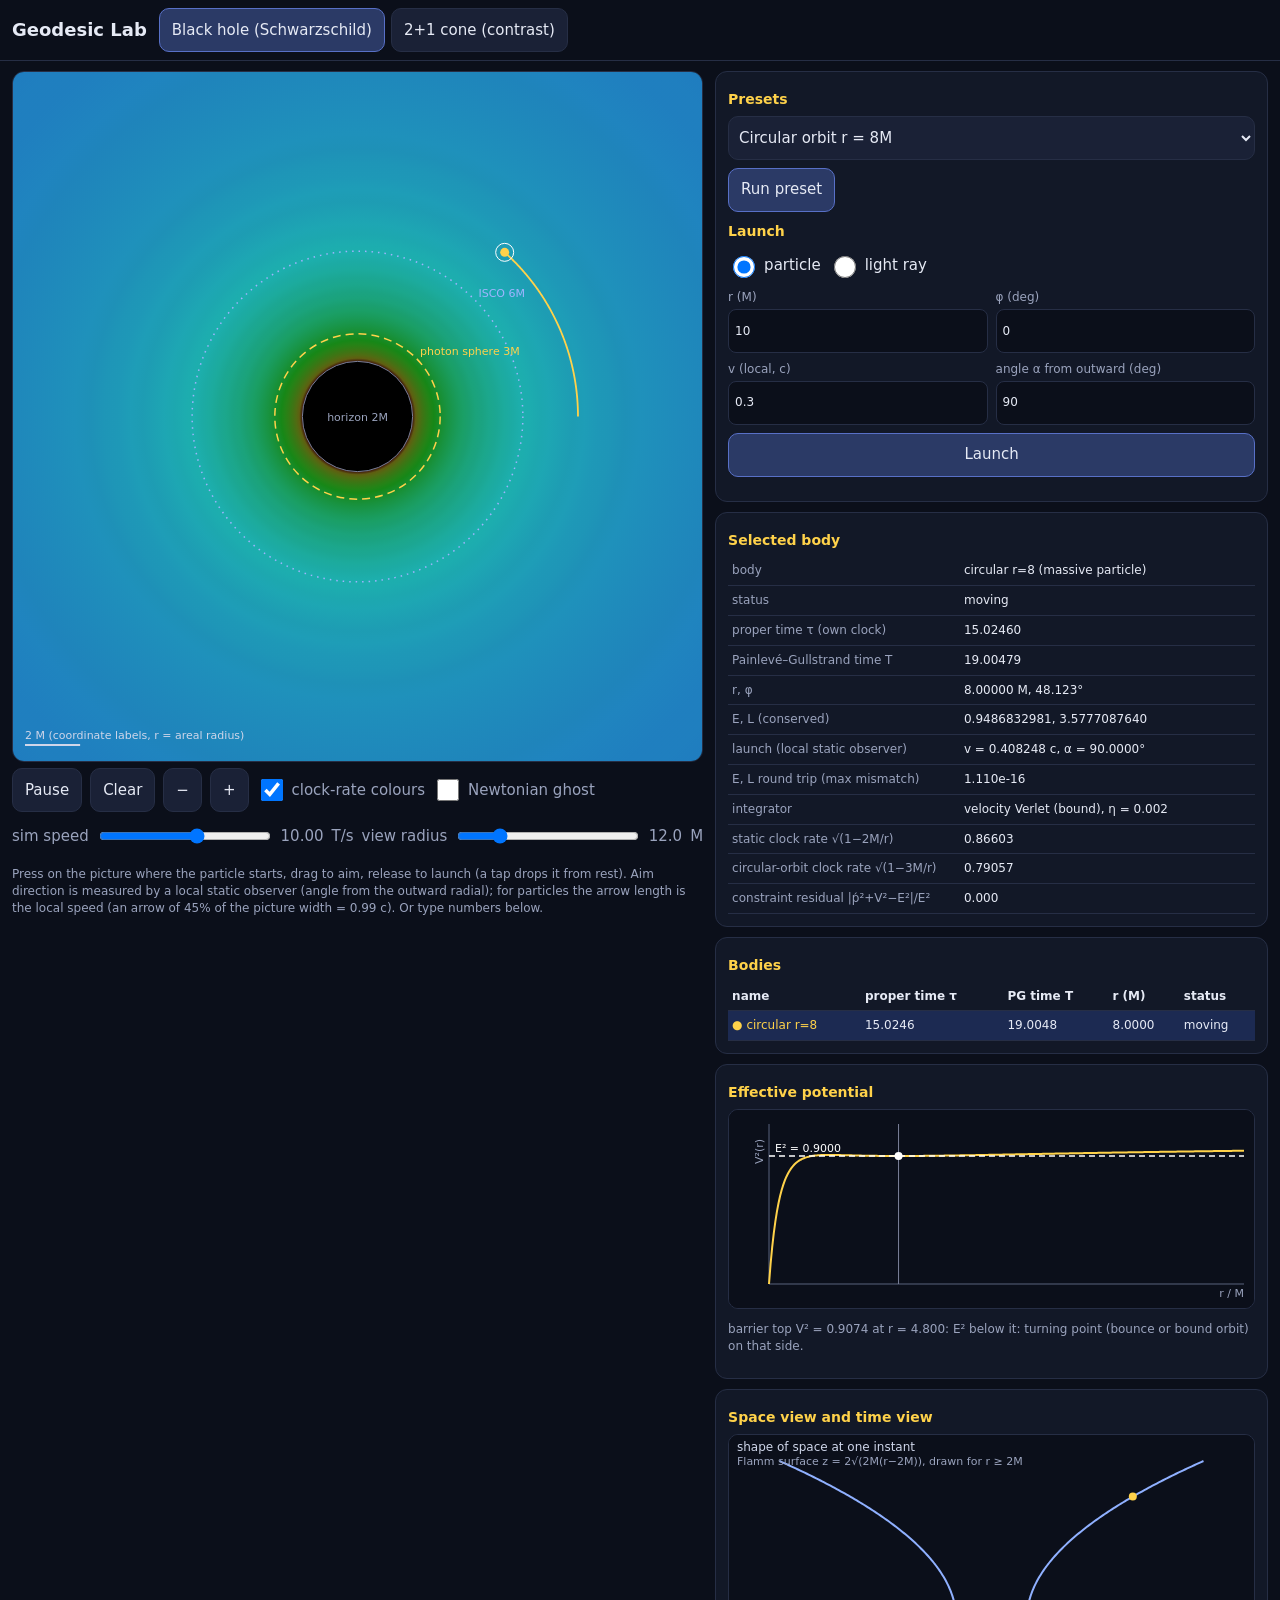
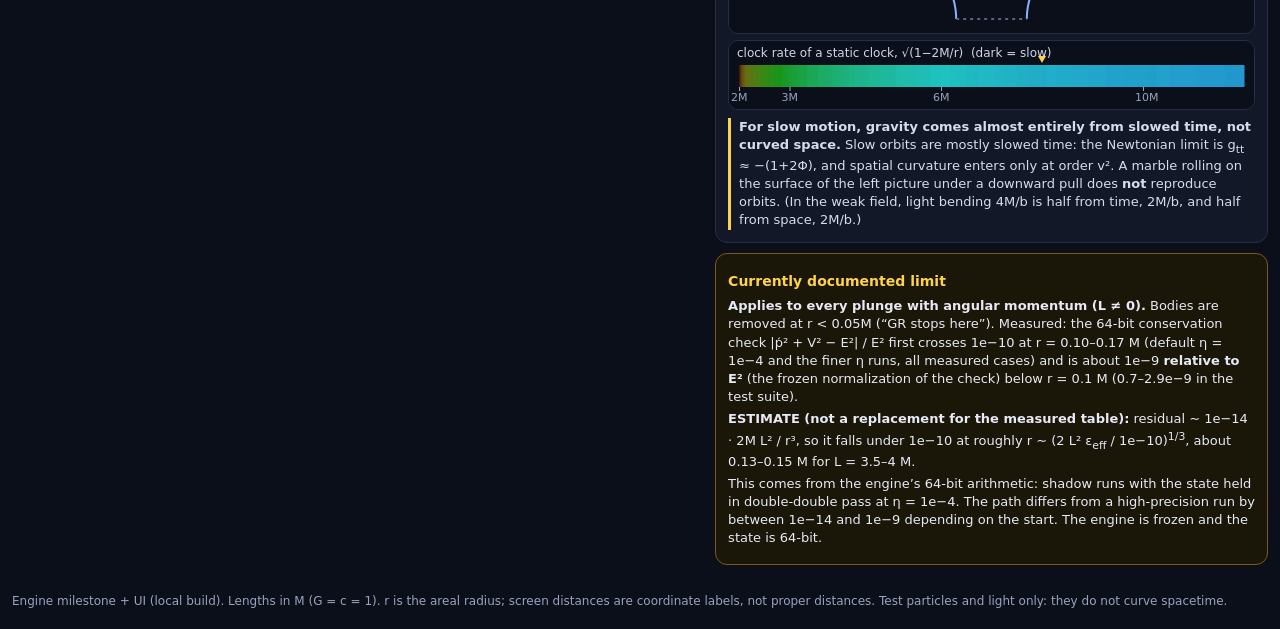
<file: index.html>
<!DOCTYPE html>
<html lang="en">
<head>
<meta charset="utf-8">
<meta name="viewport" content="width=device-width, initial-scale=1, viewport-fit=cover">
<title>Geodesic Lab: Schwarzschild orbits, light bending, horizon crossing</title>
<link rel="icon" href="data:,">
<link rel="stylesheet" href="style.css">
</head>
<body>
<header>
  <h1>Geodesic Lab</h1>
  <nav class="tabs" role="tablist">
    <button id="tab-bh" class="tab on" role="tab">Black hole (Schwarzschild)</button>
    <button id="tab-cone" class="tab" role="tab">2+1 cone (contrast)</button>
  </nav>
</header>

<main id="bh">
  <section class="stage">
    <canvas id="main" aria-label="top-down view in r and phi"></canvas>
    <div class="row bar">
      <button id="pause" class="btn">Pause</button>
      <button id="clear" class="btn">Clear</button>
      <button id="zoomout" class="btn" aria-label="zoom out">&minus;</button>
      <button id="zoomin" class="btn" aria-label="zoom in">+</button>
      <label class="tog"><input type="checkbox" id="clockmap" checked> clock-rate colours</label>
      <label class="tog"><input type="checkbox" id="ghost"> Newtonian ghost</label>
    </div>
    <div class="row bar">
      <label class="grow">sim speed <input type="range" id="speed" min="-1.5" max="2.8" step="0.01" value="1"> <span id="speedv"></span> T/s</label>
      <label class="grow">view radius <input type="range" id="view" min="0.5" max="3.3" step="0.01" value="1.2"> <span id="viewv"></span> M</label>
    </div>
    <p class="hint">Press on the picture where the particle starts, drag to aim, release to launch (a tap drops it from rest). Aim direction is measured by a local static observer (angle from the outward radial); for particles the arrow length is the local speed (an arrow of 45% of the picture width = 0.99 c). Or type numbers below.</p>
  </section>

  <section class="side">
    <div class="card">
      <h2>Presets</h2>
      <div class="row"><select id="preset"></select><button id="runpreset" class="btn primary">Run preset</button></div>
      <h2>Launch</h2>
      <div class="row kind"><label><input type="radio" name="kind" value="massive" checked> particle</label><label><input type="radio" name="kind" value="light"> light ray</label></div>
      <div class="grid4">
        <label>r (M) <input type="number" id="in-r" value="10" step="0.5" min="2.01"></label>
        <label>&phi; (deg) <input type="number" id="in-phi" value="0" step="5"></label>
        <label id="lab-v">v (local, c) <input type="number" id="in-v" value="0.3" step="0.05" min="0" max="0.99"></label>
        <label>angle &alpha; from outward (deg) <input type="number" id="in-alpha" value="90" step="5"></label>
      </div>
      <button id="launch" class="btn primary wide">Launch</button>
    </div>

    <div class="card" id="readout">
      <h2>Selected body</h2>
      <div id="ro"></div>
    </div>

    <div class="card">
      <h2>Bodies</h2>
      <table id="bodies"><thead><tr><th>name</th><th>proper time &tau;</th><th>PG time T</th><th>r (M)</th><th>status</th></tr></thead><tbody></tbody></table>
    </div>

    <div class="card">
      <h2>Effective potential</h2>
      <canvas id="pot" class="panel"></canvas>
      <p id="potnote" class="small"></p>
    </div>

    <div class="card">
      <h2>Space view and time view</h2>
      <canvas id="flamm" class="panel"></canvas>
      <canvas id="clock" class="panel strip"></canvas>
      <p class="caption"><b>For slow motion, gravity comes almost entirely from slowed time, not curved space.</b> Slow orbits are mostly slowed time: the Newtonian limit is g<sub>tt</sub> &asymp; &minus;(1+2&Phi;), and spatial curvature enters only at order v&sup2;. A marble rolling on the surface of the left picture under a downward pull does <b>not</b> reproduce orbits. (In the weak field, light bending 4M/b is half from time, 2M/b, and half from space, 2M/b.)</p>
    </div>

    <div class="card limit" id="limit">
      <h2>Currently documented limit</h2>
      <p><b>Applies to every plunge with angular momentum (L &ne; 0).</b> Bodies are removed at r &lt; 0.05M (&ldquo;GR stops here&rdquo;). Measured: the 64-bit conservation check |&#7765;&sup2; + V&sup2; &minus; E&sup2;| / E&sup2; first crosses 1e&minus;10 at r = 0.10&ndash;0.17 M (default &eta; = 1e&minus;4 and the finer &eta; runs, all measured cases) and is about 1e&minus;9 <b>relative to E&sup2;</b> (the frozen normalization of the check) below r = 0.1 M (0.7&ndash;2.9e&minus;9 in the test suite).</p>
      <p><b>ESTIMATE (not a replacement for the measured table):</b> residual &sim; 1e&minus;14 &middot; 2M L&sup2; / r&sup3;, so it falls under 1e&minus;10 at roughly r &sim; (2 L&sup2; &epsilon;<sub>eff</sub> / 1e&minus;10)<sup>1/3</sup>, about 0.13&ndash;0.15 M for L = 3.5&ndash;4 M.</p>
      <p>This comes from the engine&rsquo;s 64-bit arithmetic: shadow runs with the state held in double-double pass at &eta; = 1e&minus;4. The path differs from a high-precision run by between 1e&minus;14 and 1e&minus;9 depending on the start. The engine is frozen and the state is 64-bit.</p>
    </div>
  </section>
</main>

<main id="cone" hidden>
  <section class="stage">
    <div class="two"><canvas id="cone-cone" class="panel big"></canvas><canvas id="cone-plane" class="panel big"></canvas></div>
    <div class="row bar">
      <button id="cone-play" class="btn">Pause</button>
      <label class="grow">mass m (G = 1) <input type="range" id="cone-m" min="0.02" max="0.12" step="0.002" value="0.08"> <span id="cone-mv"></span></label>
      <label class="grow">ray offset b <input type="range" id="cone-b" min="1" max="6" step="0.1" value="3"> <span id="cone-bv"></span></label>
    </div>
  </section>
  <section class="side">
    <div class="card"><h2>2+1 gravity: no pull, only lensing</h2><div id="cone-ro"></div>
      <p class="small">A point mass m in 2+1 gravity leaves space flat everywhere except at m. Cut a wedge of deficit angle &delta; = 8&pi;Gm and glue its edges: a cone. Geodesics are straight lines on the unrolled plane. Particles at rest stay at rest (green dots do not move), there is no horizon, no static-clock slowdown (clock rate 1 everywhere), no orbits. Two parallel rays passing either side of m cross: lensing without a pull. The &delta; &lt; &pi; range of the slider is a display choice (so the rays meet the wedge ahead); larger deficit angles, up to 2&pi;, are still valid 2+1 physics.</p></div>
  </section>
</main>

<footer class="small">Engine milestone + UI (local build). Lengths in M (G = c = 1). r is the areal radius; screen distances are coordinate labels, not proper distances. Test particles and light only: they do not curve spacetime.</footer>

<script src="src/engine.js"></script>
<script src="ui/ref_values.js"></script>
<script src="ui/sim.js"></script>
<script src="ui/draw.js"></script>
<script src="ui/cone.js"></script>
<script src="ui/app.js"></script>
</body>
</html>
</file>
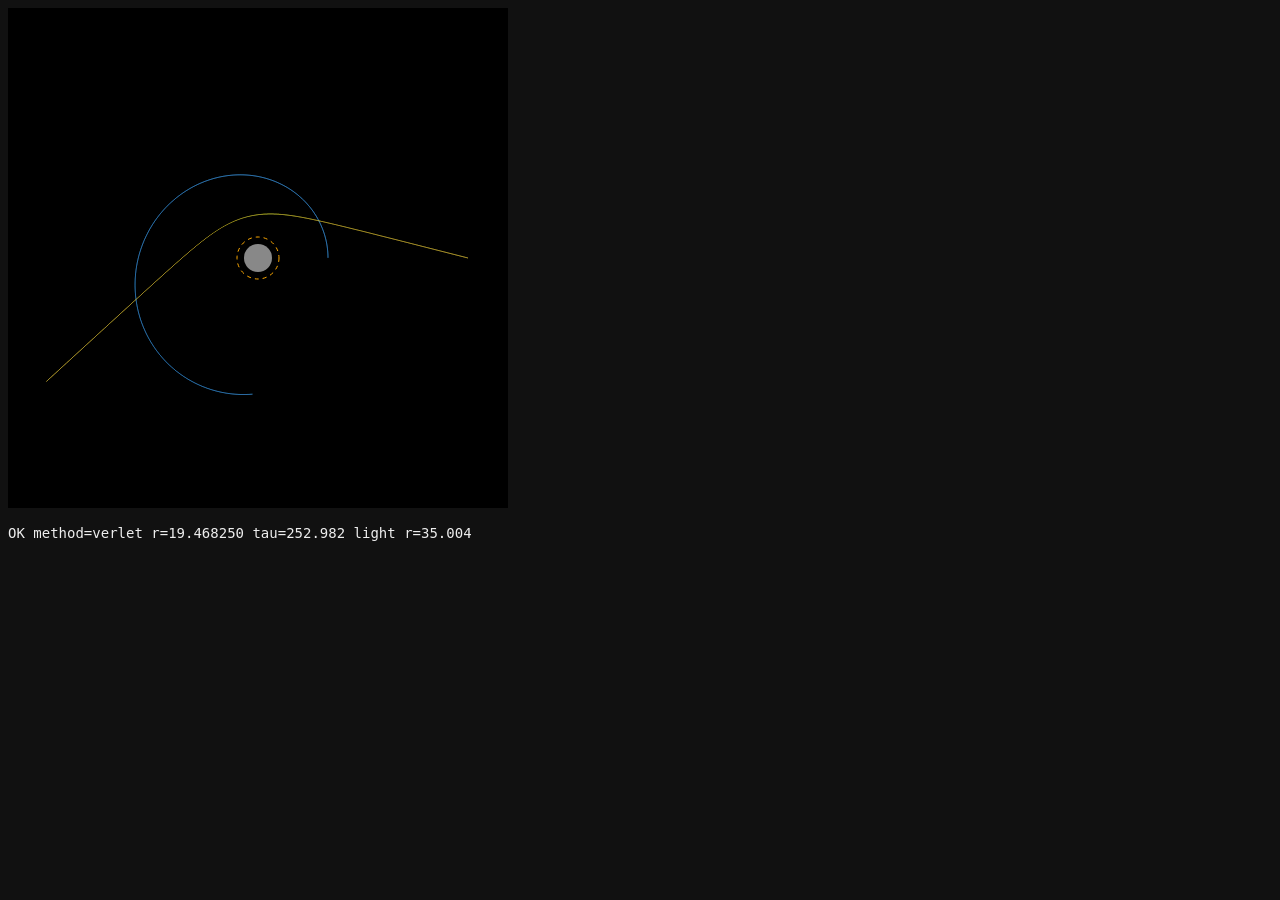
<file: test/engine_browser.html>
<!doctype html><meta charset="utf-8"><title>engine browser check</title>
<body style="background:#111;color:#eee;font:14px monospace"><canvas id="c" width="500" height="500"></canvas><pre id="o">running</pre>
<script src="../src/engine.js"></script><script src="../src/analysis.js"></script>
<script>
// Engine loaded as a plain script (window.GeodesicEngine); draws one eccentric orbit and one light ray with Canvas2D. No UI yet.
try {
  const GE = window.GeodesicEngine, ctx = document.getElementById('c').getContext('2d'), cx = 250, cy = 250, sc = 7;
  ctx.fillStyle = '#000'; ctx.fillRect(0, 0, 500, 500);
  ctx.fillStyle = '#888'; ctx.beginPath(); ctx.arc(cx, cy, 2 * sc, 0, 7); ctx.fill();
  ctx.setLineDash([4, 4]); ctx.strokeStyle = '#fa0'; ctx.beginPath(); ctx.arc(cx, cy, 3 * sc, 0, 7); ctx.stroke(); ctx.setLineDash([]);
  const b = GE.launchState('massive', { r: 10, rdot: 0, L: 4.170288281141495, E: 0.9690874237046979 });
  ctx.strokeStyle = '#4af'; ctx.beginPath(); let n = 0;
  while (n < 4000) { GE.step(b); const x = cx + b.r * Math.cos(b.phi) * sc, y = cy - b.r * Math.sin(b.phi) * sc; n ? ctx.lineTo(x, y) : ctx.moveTo(x, y); n++; }
  ctx.stroke();
  const l = GE.launchLight({ r: 30, phi: 0, alpha: 2.9 }); ctx.strokeStyle = '#fd4'; ctx.beginPath(); ctx.moveTo(cx + 30 * sc, cy);
  while (l.alive && l.r < 35 && l.steps < 20000) { GE.stepRK4(l); ctx.lineTo(cx + l.r * Math.cos(l.phi) * sc, cy - l.r * Math.sin(l.phi) * sc); } ctx.stroke();
  document.getElementById('o').textContent = 'OK method=' + b.method + ' r=' + b.r.toFixed(6) + ' tau=' + b.par.toFixed(3) + ' light r=' + l.r.toFixed(3);
} catch (e) { document.getElementById('o').textContent = 'ERROR ' + e; console.error(e); }
</script>
</file>
<file: style.css>
:root { --bg:#0b0f1a; --card:#121827; --line:#262e45; --fg:#e6eaf5; --dim:#9aa3bd; --acc:#ffd24a; }
* { box-sizing: border-box; }
html, body { margin:0; background:var(--bg); color:var(--fg); font:15px/1.4 system-ui,-apple-system,"Segoe UI",Roboto,sans-serif; -webkit-text-size-adjust:100%; }
header { display:flex; align-items:center; gap:12px; flex-wrap:wrap; padding:8px 12px; padding-top:max(8px, env(safe-area-inset-top)); border-bottom:1px solid var(--line); }
h1 { font-size:18px; margin:0; }
h2 { font-size:14px; margin:10px 0 6px; color:var(--acc); }
.tabs { display:flex; gap:6px; flex-wrap:wrap; }
.tab, .btn { min-height:44px; padding:8px 12px; border-radius:10px; border:1px solid var(--line); background:#1a2136; color:var(--fg); font:inherit; cursor:pointer; touch-action:manipulation; }
.tab.on, .btn.primary { background:#2b3a66; border-color:#5870c7; }
.btn.wide { width:100%; margin-top:8px; }
main { display:grid; grid-template-columns:minmax(0,1.25fr) minmax(300px,1fr); gap:12px; padding:10px 12px; }
main[hidden] { display:none; }
.stage, .side { min-width:0; }
canvas#main { width:100%; aspect-ratio:1/1; max-height:78vh; background:#05070d; border:1px solid var(--line); border-radius:12px; touch-action:none; display:block; }
.panel { width:100%; height:200px; display:block; background:var(--bg); border:1px solid var(--line); border-radius:10px; margin:6px 0; }
.panel.strip { height:70px; }
.panel.big { height:340px; }
.two { display:grid; grid-template-columns:1fr 1fr; gap:8px; }
.card { background:var(--card); border:1px solid var(--line); border-radius:12px; padding:8px 12px 12px; margin-bottom:10px; }
.row { display:flex; gap:8px; align-items:center; flex-wrap:wrap; margin:6px 0; }
.bar .grow { flex:1 1 220px; flex-wrap:wrap; display:flex; gap:8px; align-items:center; color:var(--dim); }
.bar input[type=range] { flex:1; min-width:90px; height:32px; }
.tog { display:flex; align-items:center; gap:6px; min-height:44px; color:var(--dim); }
.tog input, .kind input { width:22px; height:22px; }
.kind label { display:flex; align-items:center; gap:6px; min-height:36px; }
select { flex:1; min-height:44px; background:#1a2136; color:var(--fg); border:1px solid var(--line); border-radius:10px; padding:6px; font:inherit; max-width:100%; }
.grid4 { display:grid; grid-template-columns:1fr 1fr; gap:8px; }
.grid4 label { display:flex; flex-direction:column; gap:3px; font-size:12px; color:var(--dim); }
input[type=number] { min-height:44px; background:#0b0f1a; color:var(--fg); border:1px solid var(--line); border-radius:8px; padding:6px; font:inherit; width:100%; }
.hint, .small, footer { color:var(--dim); font-size:12px; }
.caption { font-size:13px; color:#d7dcec; border-left:3px solid var(--acc); padding-left:8px; margin:8px 0 0; }
.limit { border-color:#7a5a1a; background:#1a1608; }
.limit p { margin:4px 0; font-size:13px; }
table { width:100%; border-collapse:collapse; font-size:12px; }
th, td { text-align:left; padding:6px 4px; border-bottom:1px solid var(--line); }
tr.sel td { background:#1c2a52; }
tbody tr { cursor:pointer; }
#ro table td:first-child { color:var(--dim); width:44%; }
#ro .note { font-size:12px; color:#ffcf8a; margin-top:6px; }
footer { padding:8px 12px 20px; }
@media (max-width: 820px) { main { grid-template-columns:minmax(0,1fr); } .two { grid-template-columns:1fr; } .panel.big { height:300px; } canvas#main { max-height:70vh; } }
</file>
